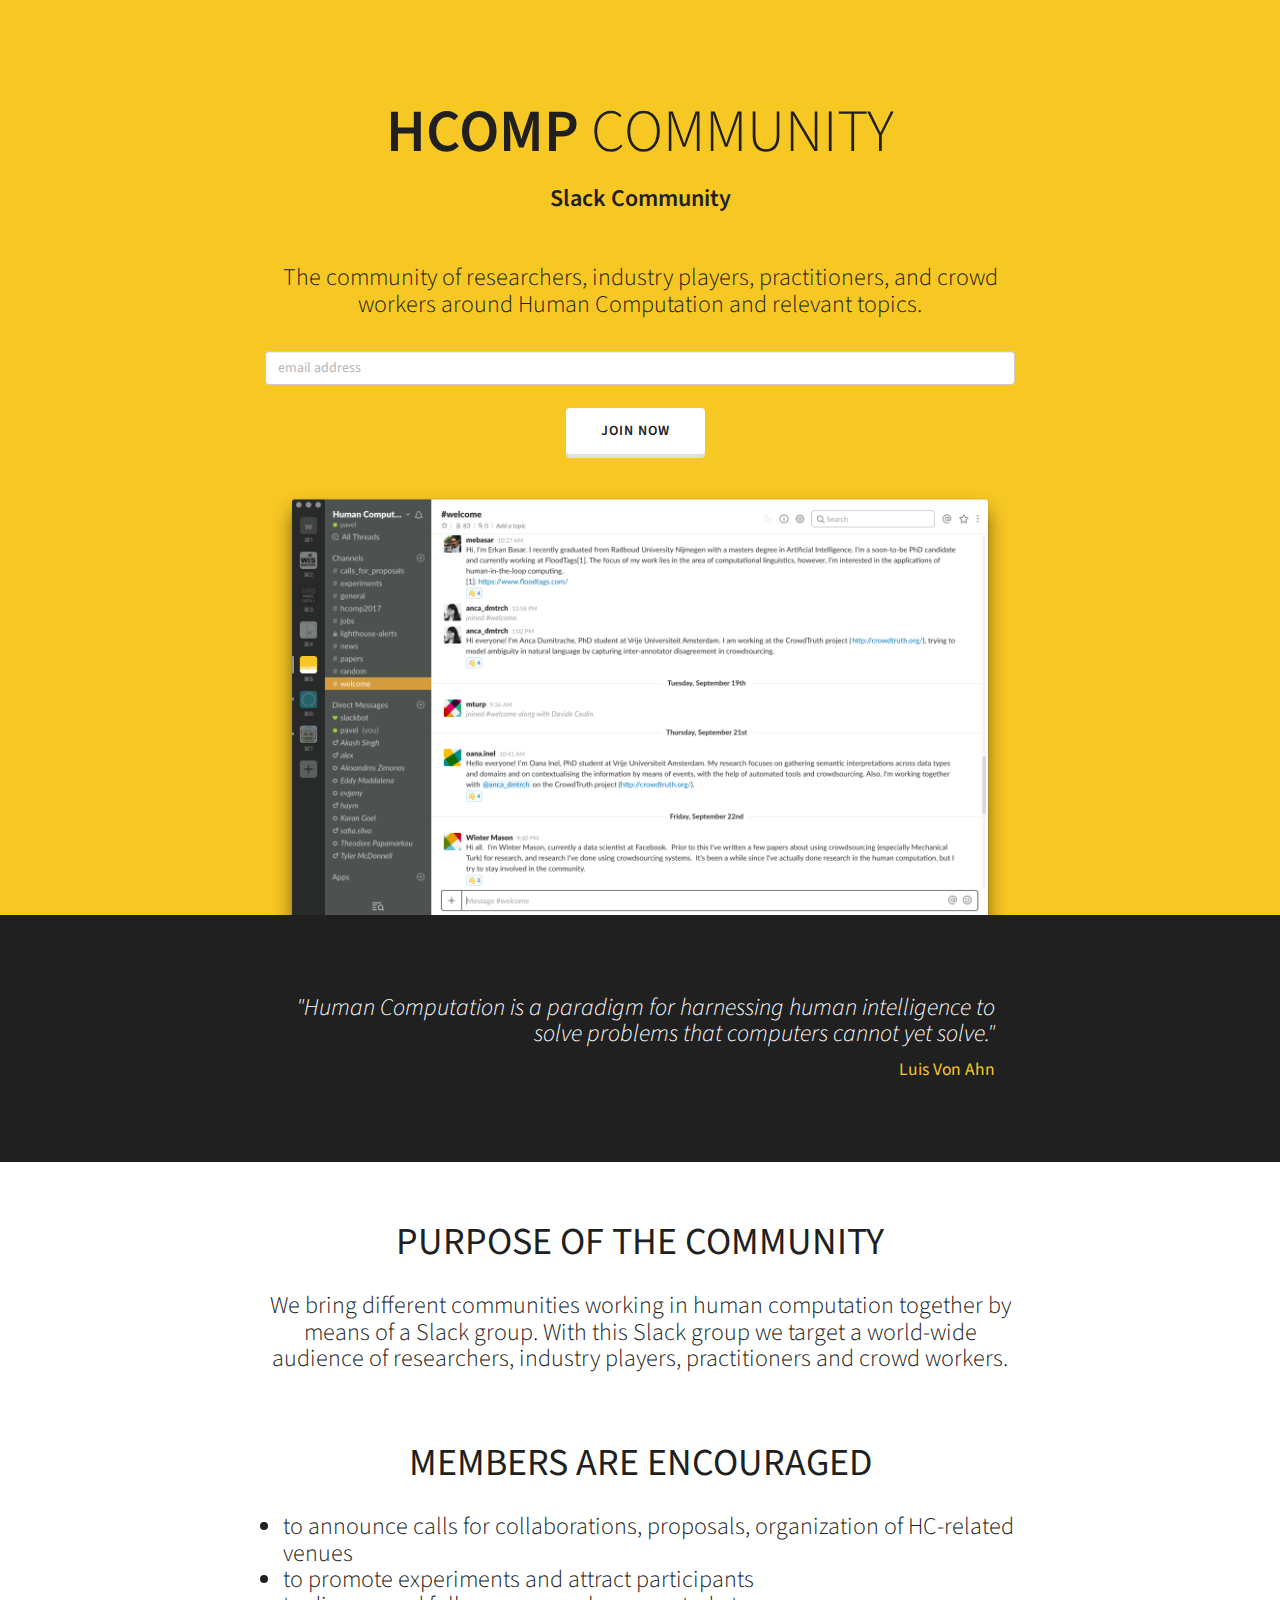
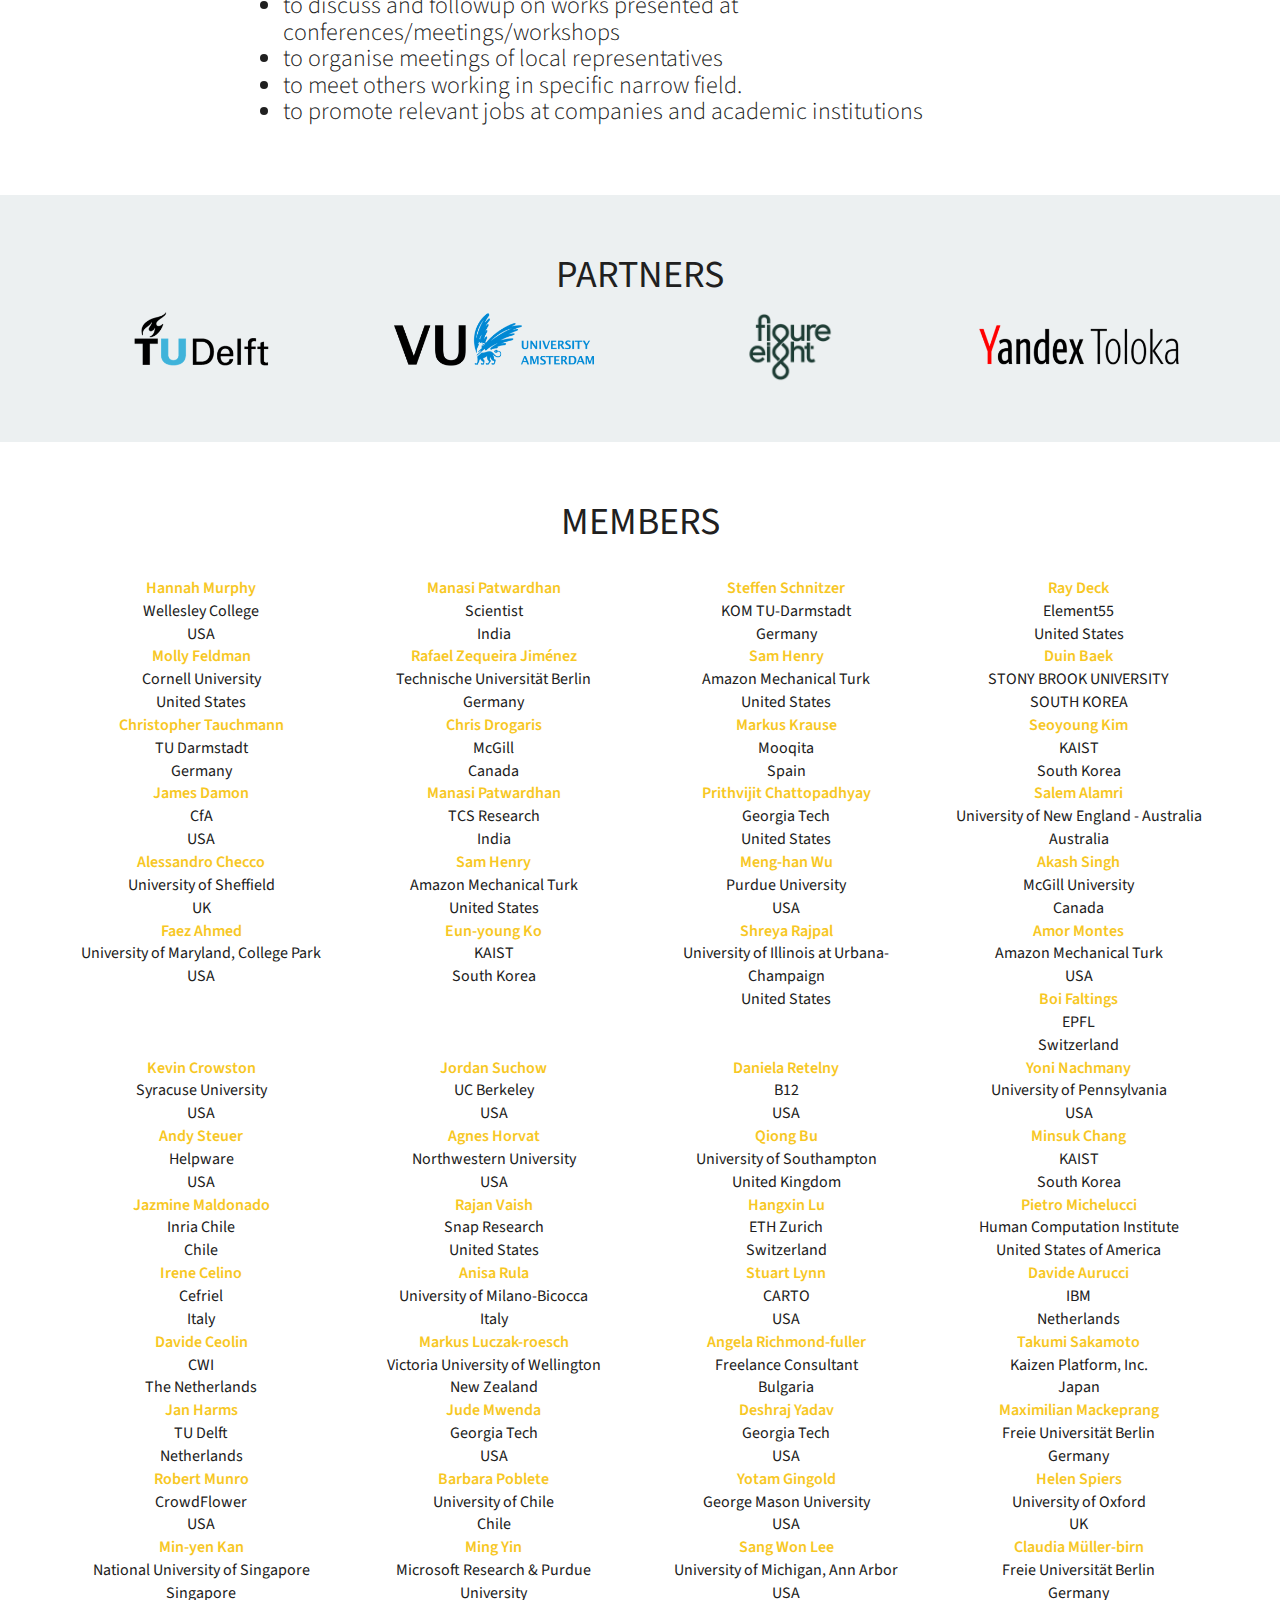
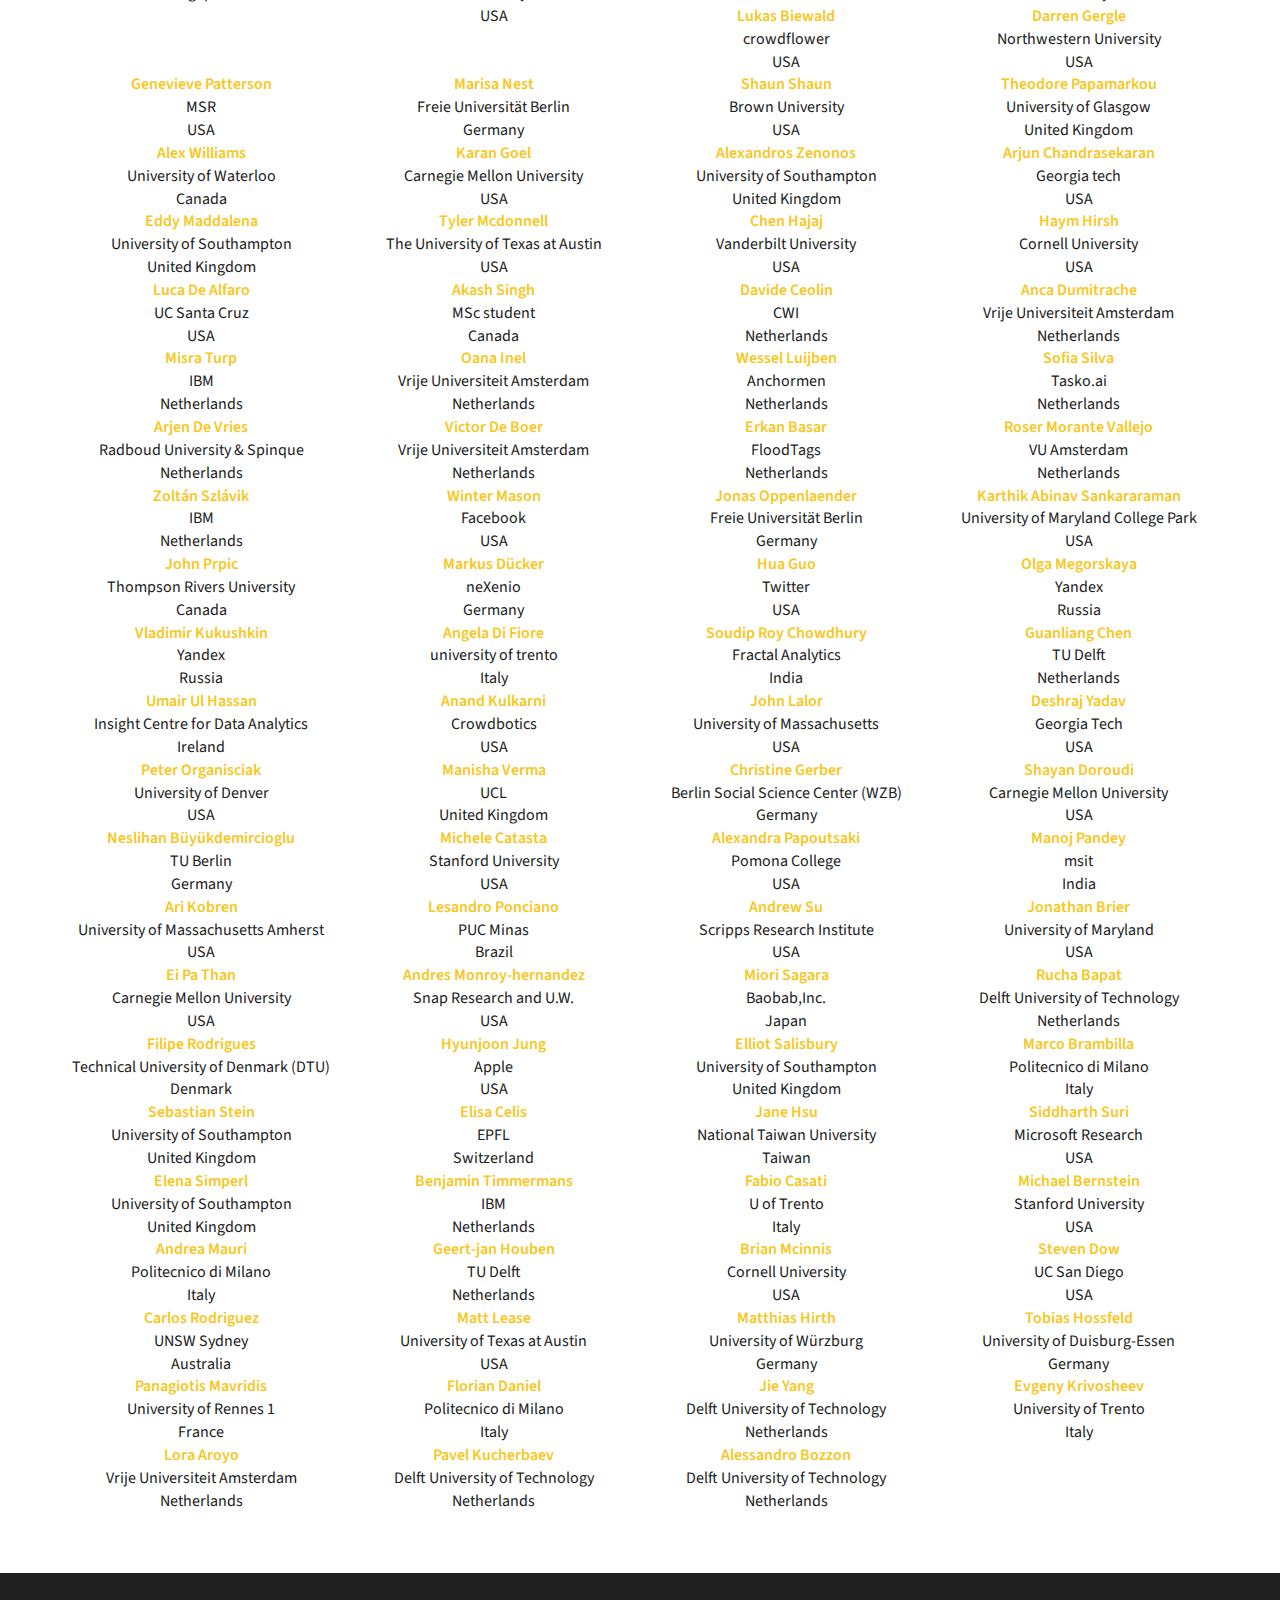
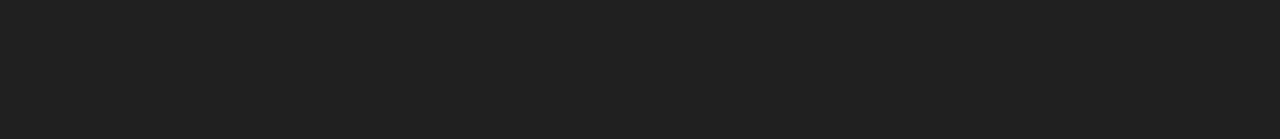
<file: index.html>
<!doctype html>
<html lang="en">

<head>
    <title>Human Computation Slack Community</title>
    <meta charset="utf-8">
    <meta name="description" content="Community of researchers, industry players, practitioners, and crowd workers around Human Computation and relevant topics.">
    <meta name="author" content="TU Delft, Pavel Kucherbaev">
    <meta name="viewport" content="width=device-width, initial-scale=1.0">
    <link rel="stylesheet" href="https://maxcdn.bootstrapcdn.com/bootstrap/3.3.7/css/bootstrap.min.css">
    <link rel="stylesheet" href="https://maxcdn.bootstrapcdn.com/font-awesome/4.7.0/css/font-awesome.min.css">
    <link rel="stylesheet" href="css/owl.carousel.css">
    <link rel="stylesheet" href="css/style-yellow.css">
    <link rel="stylesheet" href="css/custom.css">
    <link rel="shortcut icon" href="img/ico/32.png" sizes="32x32" type="image/png">
    <link rel="apple-touch-icon" href="img/ico/60.png" type="image/png">
    <link rel="apple-touch-icon" sizes="72x72" href="img/ico/72.png" type="image/png">
    <link rel="apple-touch-icon" sizes="120x120" href="img/ico/120.png" type="image/png">
    <link rel="apple-touch-icon" sizes="152x152" href="img/ico/152.png" type="image/png">
    <script type="text/javascript" src="js/modernizr.min.js"></script>
    <script src="https://www.google.com/recaptcha/api.js"></script>

    <!--[if lt IE 9]>
    <script src="https://oss.maxcdn.com/libs/html5shiv/3.7.0/html5shiv.js"></script>
    <script src="https://oss.maxcdn.com/libs/respond.js/1.4.2/respond.min.js"></script>
     <![endif]-->


</head>

<body id="home">
    <div id="wrap">
        <section class="text-center bg-shop">
            <div class="center-box">
                <div class="container">
                    <div class="row">
                        <div class="col-xs-12 col-sm-8 col-sm-offset-2">
                            <div class="hero-unit ">
                                <h1 class="title"><b>HCOMP</b> COMMUNITY</h1>
                                <h3><b>Slack Community</b></h3>
                                <br/>
                                <h3>
                            The community of researchers, industry players, practitioners, and crowd workers around Human Computation and relevant topics.
                        </h3>
                                <br/>
                                <div>
                                    <input type="text" id="sign-up-email" class="form-control" aria-label="Text input with dropdown button" placeholder="email address">
                                    <br/>
                                    <button type="button" class="btn white btn-secondary"  id="sign-up-button" data-toggle="dropdown" aria-haspopup="true"  data-callback='onSubmit'  aria-expanded="false">
                                        JOIN NOW
                                    </button>
                                    <p id="sign-up-message"></p>
                                </div>
                                <!--a class="btn white" href="https://hcomp.typeform.com/to/jqssgm" target="_blank">JOIN NOW</a-->
                            </div>
                        </div>
                    </div>
                    <div class="row">
                        <div class="col-xs-12 col-sm-8 col-sm-offset-2">
                            <img class="screenshot" src="img/screenshot-09-26.png" />
                        </div>
                    </div>
                </div>
            </div>
        </section>
        <section id="start" class=" bg-dark   padding-top-bottom text-center  white-text">
            <div class="container">
                <div class="row">
                    <div class="col-xs-12 col-sm-8 col-sm-offset-2">
                        <blockquote class="blockquote-reverse">
                            <h3><i>"Human Computation is a paradigm for harnessing human intelligence to solve problems that computers cannot yet solve."</i></h3>
                            <p><a href="https://www.cs.cmu.edu/~biglou/" target="_blank">Luis Von Ahn</a></p>
                        </blockquote>
                    </div>
                </div>
            </div>
        </section>
        <section class="padding-top-bottom text-center">
            <div class="container">
                <div class="row header">
                    <div class="col-xs-12 col-sm-8 col-sm-offset-2">
                        <h2>Purpose of the community</h2>
                    </div>
                </div>
                <div class="row">
                    <div class="col-xs-12 col-sm-8 col-sm-offset-2">
                        <h3>We bring different communities working in human computation together by means of a Slack group. With this Slack group we target a world-wide audience of researchers, industry players, practitioners and crowd workers.</h3>
                    </div>
                </div>
            </div>
        </section>
        <section class="padding-bottom">
            <div class="container">
                <div class="row header">
                    <div class="col-xs-12 col-sm-8 col-sm-offset-2">
                        <h2>Members are encouraged</h2>
                    </div>
                </div>
                <div class="row">
                    <div class="col-xs-12 col-sm-8 col-sm-offset-2">
                        <h3>
            <ul>
                <li>to announce calls for collaborations, proposals, organization of HC-related venues</li>
                <li>to promote experiments and attract participants</li>
                <li>to discuss and followup on works presented at conferences/meetings/workshops</li>
                <li>to organise meetings of local representatives</li>
                <li>to meet others working in specific narrow field.</li>
                <li>to promote relevant jobs at companies and academic institutions</li>
            </ul>
        </h3>
                    </div>
                </div>
            </div>
        </section>
        <section id="requirements" class="padding-top-bottom bg-clouds text-center">
            <div class="container">
                <div class="row header">
                    <div class="col-xs-12 col-sm-8 col-sm-offset-2">
                        <h2>Partners</h2>
                    </div>
                </div>
                <div class="row partners">
                    <div class="col-sm-12 col-md-3">
                        <a href="https://www.tudelft.nl/en/" target="_blank">
        <img src="img/logo/tudelft200.png" alt="#">
    </a>
                    </div>
                    <div class="col-sm-12 col-md-3">
                        <a href="https://www.vu.nl/en/" target="_blank">
        <img src="img/logo/vu200.png" alt="#" >
        </a>
                    </div>
                    <div class="col-sm-12 col-md-3">
                        <a href="https://www.appen.com" target="_blank">
        <img src="img/logo/figure_eight200.png" alt="#" >
        </a>
                    </div>
                    <div class="col-sm-12 col-md-3">
                        <a href="http://toloka.yandex.com" target="_blank">
        <img src="img/logo/yandex200.png" alt="#" >
        </a>
                    </div>
                </div>
            </div>
        </section>
        <section id="requirements" class="padding-top-bottom text-center">
            <div class="container">
                <div class="row header">
                    <div class="col-xs-12 col-sm-8 col-sm-offset-2">
                        <h2>Members</h2>
                        <br/>
                    </div>
                </div>
                <div class="row members">
                </div>
            </div>
        </section>
        <div class="cta-1 bg-dark padding-top-bottom text-center white-text">
            <div class="container-fluid anima scale-in">
                <span>Have a question to the community curator?</span>
                <a class="btn" href="mailto:hcomp.community@gmail.com">Send email</a>
                <a class="btn" href="http://www.codesign.io/board/cnHA3x" target="_blank">Website feedback</a>
            </div>
        </div>
    </div>
    <!-- Core scrips -->
    <script type="text/javascript" src="https://ajax.googleapis.com/ajax/libs/jquery/2.1.1/jquery.min.js"></script>
    <script type="text/javascript" src="https://maxcdn.bootstrapcdn.com/bootstrap/3.3.7/js/bootstrap.min.js"></script>
    <script type="text/javascript" src="js/min/waypoints.min.js"></script>
    <script type="text/javascript" src="js/core.js"></script>
    <script type="text/javascript" src="js/menu-overlay.js"></script>
    <script type="text/javascript" src="js/placeholders.min.js"></script>
    <!-- end core scripts -->
    <!-- sliders -->
    <script type="text/javascript" src="js/owl.carousel.min.js"></script>
    <script type="text/javascript" src="js/jquery.waitforimages.min.js"></script>
    <script type="text/javascript" src="js/sliders.js"></script>
    <script type="text/javascript" src="js/jquery.counterup.min.js"></script>
    <script type="text/javascript" src="js/numbers.js"></script>
    <script type="text/javascript" src="js/contact.js"></script>
    <script type="text/javascript" src="js/parallax.js"></script>
    <script type="text/javascript" src="js/members.js"></script>
    <script type="text/javascript" src="js/signup.js"></script>
    <script>
    (function(i, s, o, g, r, a, m) {
        i['GoogleAnalyticsObject'] = r;
        i[r] = i[r] || function() {
            (i[r].q = i[r].q || []).push(arguments)
        }, i[r].l = 1 * new Date();
        a = s.createElement(o),
            m = s.getElementsByTagName(o)[0];
        a.async = 1;
        a.src = g;
        m.parentNode.insertBefore(a, m)
    })(window, document, 'script', 'https://www.google-analytics.com/analytics.js', 'ga');

    ga('create', 'UA-102452126-1', 'auto');
    ga('send', 'pageview');
    </script>
</body>

</html>
</file>
<file: css/style-yellow.css>
@import url(https://fonts.googleapis.com/css?family=Source+Sans+Pro:200,300,400,600);
html * {
  -moz-osx-font-smoothing: grayscale;
  -webkit-font-smoothing: antialiased;
}
html,
body {
  font-family: 'Source Sans Pro', sans-serif;
  font-weight: 400;
  color: #202020;
  font-size: 16px;
  position: relative;
  right: 0;
}
body {
  background-color: #ffffff;
}
h1,
h2,
h3,
h4,
h5,
h6,
.h1,
.h2,
.h3,
.h4,
.h5,
.h6 {
  font-weight: 300;
}
b,
strong {
  font-weight: 600;
}
hr {
  border-top: 1px solid #b6b6b6;
}
ul,
ol {
  padding-left: 18px;
}
ol li {
  padding-left: 5px;
}
a {
  color: #f7c723;
  text-decoration: none;
  font-weight: 400;
  -webkit-transition: all 0.3s;
  -moz-transition: all 0.3s;
  -o-transition: all 0.3s;
  transition: all 0.3s;
}
a:hover {
  color: #dfae08;
  text-decoration: none;
}
a:focus {
  text-decoration: none;
  outline: none;
}
p {
  border: 0;
  font-size: 100%;
  font: inherit;
  line-height: 24px;
  margin-bottom: 15px;
}
::selection {
  background: #f9d454;
}
.lead {
  font-weight: 400;
  font-style: italic;
  color: #A0A0A0;
}
.color {
  background-color: #f7c723;
}
.bg-shop {
  background-color: #f7c723;
}
/*================================
=            Sections            =
================================*/
section {
  position: relative;
  overflow: hidden;
}
.header {
  text-align: center;
}
.header h2 {
  font-size: 38px;
  font-weight: 400;
  display: block;
  margin-top: 0;
  text-transform: uppercase;
}
.header p {
  font-size: 21px;
  line-height: 28px;
  font-weight: 300;
  margin-bottom: 60px;
}
/*-----  End of Sections  ------*/
.padding-top {
  padding-top: 60px;
}
.padding-bottom {
  padding-bottom: 60px;
}
.padding-top-bottom {
  padding-top: 60px;
  padding-bottom: 60px;
}
.nopadding {
  margin: 0 !important;
  padding: 0 !important;
}
.color-text {
  color: #f7c723;
}
.white-text {
  color: #FFF!important;
}
/*================================
=            Half box            =
================================*/
.half-box-left {
  max-width: 555px;
  float: right;
  height: inherit;
  padding-right: 30px;
}
@media (max-width: 1200px) {
  .half-box-left {
    max-width: 455px;
    padding-right: 30px;
  }
}
@media (max-width: 992px) {
  .half-box-left {
    max-width: 345px;
    padding-right: 15px;
  }
}
@media (max-width: 767px) {
  .half-box-left {
    max-width: 100%;
  }
}
.half-box-right {
  max-width: 555px;
  float: left;
  height: inherit;
  padding-left: 40px;
}
@media (max-width: 1200px) {
  .half-box-right {
    max-width: 455px;
    padding-left: 40px;
  }
}
@media (max-width: 992px) {
  .half-box-right {
    max-width: 345px;
    padding-left: 30px;
  }
}
@media (max-width: 767px) {
  .half-box-right {
    max-width: 100%;
  }
}
/*-----  End of Half box  ------*/
/* center module */
.m-center {
  display: table;
  width: 100%;
}
.m-center .center-box {
  display: table-cell;
  vertical-align: middle;
  margin-top: 0;
  margin-bottom: 0;
  float: none;
  z-index: 60;
}
.m-center > div > div {
  position: relative;
}
/*=======================================
=            Center vertical            =
=======================================*/
.center-vertical {
  display: table;
  height: inherit;
}
.center-vertical .center-vertical-box {
  display: table-cell;
  vertical-align: middle;
  margin-top: 0;
  margin-bottom: 0;
  float: none;
  z-index: 60;
  height: inherit;
}
/*-----  End of Center vertical  ------*/
/*===============================
=            Spinner            =
===============================*/
.spinner {
  margin: 0 auto;
  width: 70px;
  text-align: center;
}
.spinner > div {
  width: 18px;
  height: 18px;
  background-color: rgba(255, 255, 255, 0.5);
  border-radius: 100%;
  display: inline-block;
  -webkit-animation: bouncedelay 1.4s infinite ease-in-out;
  animation: bouncedelay 1.4s infinite ease-in-out;
  /* Prevent first frame from flickering when animation starts */
  -webkit-animation-fill-mode: both;
  animation-fill-mode: both;
}
.spinner .bounce1 {
  -webkit-animation-delay: -0.32s;
  animation-delay: -0.32s;
}
.spinner .bounce2 {
  -webkit-animation-delay: -0.16s;
  animation-delay: -0.16s;
}
@-webkit-keyframes bouncedelay {
  0%,
  80%,
  100% {
    -webkit-transform: scale(0);
  }
  40% {
    -webkit-transform: scale(1);
  }
}
@keyframes bouncedelay {
  0%,
  80%,
  100% {
    transform: scale(0);
    -webkit-transform: scale(0);
  }
  40% {
    transform: scale(1);
    -webkit-transform: scale(1);
  }
}
/*-----  End of Spinner  ------*/
/*=====================================
=            Form elements            =
=====================================*/
.myform {
  padding-top: 5px;
}
.myform .form-group label {
  display: none;
}
.myform .no-placeholder .form-group label {
  display: block;
}
.myform .no-placeholder .controls {
  margin-top: 0;
}
.myform .form-group {
  margin-bottom: 30px;
}
.myform .btn {
  margin: 0;
}
.myform .form-control {
  display: inline;
  background: transparent;
  line-height: 32px;
  border: none;
  color: #202020;
  border-radius: 4px;
  outline: none;
  height: 50px;
  font-size: 16px;
  font-weight: 400;
  vertical-align: top;
  border: 2px solid #b6b6b6;
  box-shadow: none;
  /*  ios gradiet fix */
  -webkit-appearance: none;
}
.myform .form-control:focus {
  outline: none;
  border: 2px solid #f7c723;
}
.myform .controls {
  position: relative;
}
.myform textarea.form-control {
  height: auto;
  max-width: 100%;
  min-width: 100%;
  font-size: 16px;
  font-weight: 400;
  line-height: 32px;
  padding-top: 8px;
  vertical-align: top;
}
.myform .inputError,
.myform .myform textarea.form-control.inputError {
  outline: none;
  border: 2px solid #f05557;
}
.myform .error-message {
  position: absolute;
  top: 9px;
  right: 15px;
  font-size: 16px;
  line-height: 32px;
  font-weight: 400;
  color: #f05557;
  /*z-index:10;*/
}
.myform .no-placeholder .error-message {
  top: 0;
}
.checkbox,
.radio {
  margin-bottom: 12px;
  padding-left: 32px;
  position: relative;
  -webkit-transition: color 0.25s linear;
  transition: color 0.25s linear;
  font-size: 14px;
  line-height: 1.5;
}
label.show {
  display: block;
  text-decoration: none;
}
input[type=radio],
input[type=checkbox] {
  margin: 4px 7px 0 0;
  line-height: normal;
  font-size: 21px;
  text-align: center;
}
form p {
  margin-top: 29px;
}
.form-control::-moz-placeholder {
  color: #b6b6b6;
}
.form-control:-ms-input-placeholder {
  color: #b6b6b6;
}
.form-control::-webkit-input-placeholder {
  color: #b6b6b6;
}
#alert-order,
#alert-contact {
  display: none;
}
/*-----  End of Form elements  ------*/
/*========================================
=            Scroll animation            =
========================================*/
.anima.fade-in {
  opacity: 0;
  -webkit-transition: opacity 0.5s ease-out;
  transition: opacity 0.5s ease-out;
}
.anima.fade-in.in {
  opacity: 1;
}
.anima.scale-in {
  opacity: 0;
  -webkit-transform: scale(0.5);
  -moz-transform: scale(0.5);
  -ms-transform: scale(0.5);
  transform: scale(0.5);
  -webkit-transition: -webkit-transform 0.6s cubic-bezier(0.17, 0.89, 0.67, 1.57), opacity 0.6s ease-out;
  transition: transform 0.6s cubic-bezier(0.17, 0.89, 0.67, 1.57), opacity 0.6s ease-out;
}
.anima.scale-in.in {
  opacity: 1;
  -webkit-transform: scale(1);
  -moz-transform: scale(1);
  -ms-transform: scale(1);
  transform: scale(1);
}
.anima.fade-right {
  opacity: 0;
  -webkit-transform: translateX(-60px);
  -moz-transform: translateX(-60px);
  -ms-transform: translateX(-60px);
  transform: translateX(-60px);
  -webkit-transition: -webkit-transform 0.5s ease-out, opacity 0.5s ease-out;
  transition: transform 0.5s ease-out, opacity 0.5s ease-out;
}
.anima.fade-right.in {
  opacity: 1;
  -webkit-transform: translateX(0px);
  -moz-transform: translateX(0px);
  -ms-transform: translateX(0px);
  transform: translateX(0px);
}
.anima.fade-left {
  opacity: 0;
  -webkit-transform: translateX(60px);
  -moz-transform: translateX(60px);
  -ms-transform: translateX(60px);
  transform: translateX(60px);
  -webkit-transition: -webkit-transform 0.5s ease-out, opacity 0.5s ease-out;
  transition: transform 0.5s ease-out, opacity 0.5s ease-out;
}
.anima.fade-left.in {
  opacity: 1;
  -webkit-transform: translateX(0px);
  -moz-transform: translateX(0px);
  -ms-transform: translateX(0px);
  transform: translateX(0px);
}
.anima.fade-up {
  opacity: 0;
  -webkit-transform: translateY(60px);
  -moz-transform: translateY(60px);
  -ms-transform: translateY(60px);
  transform: translateY(60px);
  -webkit-transition: -webkit-transform 0.5s ease-out, opacity 0.5s ease-in;
  transition: transform 0.5s ease-out, opacity 0.5s ease-in-out;
}
.anima.fade-up.in {
  opacity: 1;
  -webkit-transform: translateY(0px);
  -moz-transform: translateY(0px);
  -ms-transform: translateY(0px);
  transform: translateY(0px);
}
.anima.fade-down {
  opacity: 0;
  -webkit-transform: translateY(-60px);
  -moz-transform: translateY(-60px);
  -ms-transform: translateY(-60px);
  transform: translateY(-60px);
  -webkit-transition: -webkit-transform 0.5s ease-out, opacity 0.5s ease-in;
  transition: transform 0.5s ease-out, opacity 0.5s ease-in-out;
}
.anima.fade-down.in {
  opacity: 1;
  -webkit-transform: translateY(0px);
  -moz-transform: translateY(0px);
  -ms-transform: translateY(0px);
  transform: translateY(0px);
}
.anima.d1 {
  transition-delay: .3s;
}
.anima.d2 {
  transition-delay: .6s;
}
.anima.d3 {
  transition-delay: .9s;
}
.anima.d4 {
  transition-delay: 1.2s;
}
.touch .anima.fade-in {
  opacity: 1;
}
.touch .anima.scale-in {
  opacity: 1;
  -webkit-transform: scale(1);
  -moz-transform: scale(1);
  -ms-transform: scale(1);
  transform: scale(1);
}
.touch .anima.fade-right {
  opacity: 1;
  -webkit-transform: translateX(0px);
  -moz-transform: translateX(0px);
  -ms-transform: translateX(0px);
  transform: translateX(0px);
}
.touch .anima.fade-left {
  opacity: 1;
  -webkit-transform: translateX(0px);
  -moz-transform: translateX(0px);
  -ms-transform: translateX(0px);
  transform: translateX(0px);
}
.touch .anima.fade-up {
  opacity: 1;
  -webkit-transform: translateY(0px);
  -moz-transform: translateY(0px);
  -ms-transform: translateY(0px);
  transform: translateY(0px);
}
.touch .anima.fade-down {
  opacity: 1;
  -webkit-transform: translateY(0px);
  -moz-transform: translateY(0px);
  -ms-transform: translateY(0px);
  transform: translateY(0px);
}
/*-----  End of Scroll animation  ------*/
/*====================================
=            Menu overlay            =
====================================*/
.menu-open {
  overflow: hidden;
}
#menu-link {
  position: fixed;
  top: 18px;
  height: 50px;
  width: 50px;
  z-index: 200;
  border-radius: 50%;
  right: 5%;
  background-color: #202020;
}
#menu-link.is-clicked {
  background-color: #f7c723;
  color: #202020;
}
#menu-link .menu-icon {
  display: inline-block;
  position: absolute;
  left: 50%;
  top: 50%;
  bottom: auto;
  right: auto;
  width: 18px;
  height: 2px;
  background-color: #ffffff;
  -webkit-transform: translate(-50%, -50%);
  -moz-transform: translate(-50%, -50%);
  -ms-transform: translate(-50%, -50%);
  -o-transform: translate(-50%, -50%);
  transform: translate(-50%, -50%);
}
#menu-link:hover .menu-icon {
  background-color: #f7c723;
}
#menu-link .menu-icon::before,
#menu-link .menu-icon::after {
  content: '';
  width: 100%;
  height: 100%;
  position: absolute;
  background-color: inherit;
  left: 0;
  -webkit-backface-visibility: hidden;
  backface-visibility: hidden;
  -webkit-transform: translateZ(0);
  -moz-transform: translateZ(0);
  -ms-transform: translateZ(0);
  -o-transform: translateZ(0);
  transform: translateZ(0);
  -webkit-transition: transform 0.3s;
  -moz-transition: transform 0.3s;
  -o-transition: transform 0.3s;
  transition: transform 0.3s;
}
#menu-link .menu-icon::before {
  -webkit-transform: rotate(0deg);
  -moz-transform: rotate(0deg);
  -ms-transform: rotate(0deg);
  -o-transform: rotate(0deg);
  transform: rotate(0deg);
  -webkit-transform: translateY(-6px);
  -moz-transform: translateY(-6px);
  -ms-transform: translateY(-6px);
  -o-transform: translateY(-6px);
  transform: translateY(-6px);
}
#menu-link .menu-icon::after {
  -webkit-transform: rotate(0deg);
  -moz-transform: rotate(0deg);
  -ms-transform: rotate(0deg);
  -o-transform: rotate(0deg);
  transform: rotate(0deg);
  -webkit-transform: translateY(6px);
  -moz-transform: translateY(6px);
  -ms-transform: translateY(6px);
  -o-transform: translateY(6px);
  transform: translateY(6px);
}
#menu-link.is-clicked .menu-icon {
  background-color: rgba(255, 255, 255, 0);
}
#menu-link.is-clicked .menu-icon::before,
#menu-link.is-clicked .menu-icon::after {
  background-color: #ffffff;
  -webkit-transition: transform 0.3s;
  -moz-transition: transform 0.3s;
  -o-transition: transform 0.3s;
  transition: transform 0.3s;
}
#menu-link.is-clicked .menu-icon::before {
  background-color: #202020;
  -webkit-transform: translateY(0);
  -moz-transform: translateY(0);
  -ms-transform: translateY(0);
  -o-transform: translateY(0);
  transform: translateY(0);
  -webkit-transform: rotate(45deg);
  -moz-transform: rotate(45deg);
  -ms-transform: rotate(45deg);
  -o-transform: rotate(45deg);
  transform: rotate(45deg);
}
#menu-link.is-clicked .menu-icon::after {
  background-color: #202020;
  -webkit-transform: translateY(0);
  -moz-transform: translateY(0);
  -ms-transform: translateY(0);
  -o-transform: translateY(0);
  transform: translateY(0);
  -webkit-transform: rotate(-45deg);
  -moz-transform: rotate(-45deg);
  -ms-transform: rotate(-45deg);
  -o-transform: rotate(-45deg);
  transform: rotate(-45deg);
}
/*end*/
.overlay {
  position: fixed;
  background: #000000;
  top: 0;
  right: 0;
  width: 0;
  height: 100%;
  opacity: 0;
  visibility: hidden;
  -webkit-transition: all 0.35s ease-in-out;
  -moz-transition: all 0.35s ease-in-out;
  -o-transition: all 0.35s ease-in-out;
  transition: all 0.35s ease-in-out;
  overflow: hidden;
  z-index: 100;
}
.overlay.open {
  opacity: .9;
  visibility: visible;
  width: 100%;
  overflow: hidden;
}
.overlay nav {
  position: relative;
  height: 60%;
  top: 50%;
  -webkit-transform: translateY(-50%);
  -moz-transform: translateY(-50%);
  -ms-transform: translateY(-50%);
  -o-transform: translateY(-50%);
  transform: translateY(-50%);
  font-size: 32px;
  font-weight: 400;
  text-align: center;
}
.overlay nav ul {
  list-style: none;
  padding: 0;
  margin: 0 auto;
  display: inline-block;
  position: relative;
  height: 100%;
}
.overlay nav ul li {
  display: block;
  height: 20%;
  height: -webkit-calc(14.28571429%);
  height: calc(14.28571429%);
  min-height: 32px;
  position: relative;
}
.overlay nav ul li a {
  display: block;
  position: relative;
  color: #ffffff;
  overflow: hidden;
}
.overlay nav ul li a:hover {
  text-decoration: none;
}
.overlay nav ul li a:after {
  content: '';
  position: absolute;
  bottom: 0;
  left: 0;
  -webkit-transform: translateX(-105%);
  -ms-transform: translateX(-105%);
  transform: translateX(-105%);
  height: 3px;
  width: 100%;
  background: #f7c723;
  -webkit-transition: all 0.35s ease;
  -moz-transition: all 0.35s ease;
  -o-transition: all 0.35s ease;
  transition: all 0.35s ease;
}
.overlay nav ul li a:hover:after {
  -webkit-transform: translateX(0%);
  -ms-transform: translateX(0%);
  transform: translateX(0%);
}
/*=====  End of Menu overlay  ======*/
/*===============================
=            Buttons            =
===============================*/
.btn {
  position: relative;
  border: none;
  font-size: 14px;
  font-weight: 600;
  line-height: 46px;
  letter-spacing: 1px;
  border-radius: 4px;
  padding: 0 35px;
  margin: 0 10px 15px 0;
  color: #202020;
  background: #f7c723;
  -webkit-font-smoothing: subpixel-antialiased;
  -webkit-transition: none;
  -moz-transition: none;
  -o-transition: none;
  transition: none;
  -webkit-box-shadow: 0 4px 0 #dfae08;
  -moz-box-shadow: 0 4px 0 #dfae08;
  box-shadow: 0 4px 0 #dfae08;
}
.btn:hover,
.btn:focus {
  outline: none;
  top: 4px;
  -webkit-box-shadow: none;
  -moz-box-shadow: none;
  box-shadow: none;
}
.btn:active,
.btn.active {
  outline: none;
  -webkit-box-shadow: none;
  -moz-box-shadow: none;
  box-shadow: none;
}
.btn i.fa {
  padding-right: 10px;
}
.btn b {
  font-size: 26px;
  line-height: 48px;
  vertical-align: bottom;
  padding: 0 10px 0 0;
}
.btn span {
  font-weight: 700;
  font-size: 24px;
  margin: 0;
  vertical-align: middle;
  display: inline-block;
  padding: 0 0 5px 5px;
}
.btn.white {
  background: #FFF;
  box-shadow: none;
  color: #202020;
  text-decoration: none;
  -webkit-box-shadow: 0 4px 0 #e0e0e0;
  -moz-box-shadow: 0 4px 0 #e0e0e0;
  box-shadow: 0 4px 0 #e0e0e0;
}
.btn.white:hover,
.btn.white:focus {
  color: #202020;
  top: 4px;
  text-decoration: none;
  -webkit-box-shadow: none;
  -moz-box-shadow: none;
  box-shadow: none;
}
.btn.dark {
  background: #202020;
  box-shadow: none;
  color: #fff;
  text-decoration: none;
  -webkit-box-shadow: 0 4px 0 #000000;
  -moz-box-shadow: 0 4px 0 #000000;
  box-shadow: 0 4px 0 #000000;
}
.btn.dark:hover,
.btn.dark:focus {
  color: #fff;
  top: 4px;
  text-decoration: none;
  -webkit-box-shadow: none;
  -moz-box-shadow: none;
  box-shadow: none;
}
/*-----  End of Buttons  ------*/
/*===============================
=            Socials            =
===============================*/
.social-links-2 {
  list-style: none;
  margin: 0;
  padding: 0;
}
.social-links-2 li {
  display: inline-block;
  margin: 0 3px;
  box-shadow: none;
  -webkit-transition: all 0.3s ease-out;
  -moz-transition: all 0.3s ease-out;
  -o-transition: all 0.3s ease-out;
  transition: all 0.3s ease-out;
}
.social-links-2 li a {
  background: transparent;
  display: block;
  color: #ccc;
  font-size: 16px;
  width: 40px;
  height: 40px;
  line-height: 40px;
  text-align: center;
  border-radius: 50%;
  -webkit-transition: all 0.3s ease-out;
  -moz-transition: all 0.3s ease-out;
  -o-transition: all 0.3s ease-out;
  transition: all 0.3s ease-out;
}
.social-links-2 li a:hover {
  color: #202020;
  background: #f7c723;
  text-decoration: none;
  border-color: #f7c723;
}
/*-----  End of Socials  ------*/
/*============================
=            Hero            =
============================*/
#hero {
  height: 550px;
}
#hero .hero-unit {
  text-align: center;
  padding: 0;
  margin: 0;
  background-color: transparent;
}
#hero .hero-unit h1 {
  font-size: 70px;
  font-weight: 200;
  margin-top: 70px;
}
#hero .hero-start-link,
#hero .hero-start-link:focus {
  position: absolute;
  left: 50%;
  bottom: 0;
  margin-left: -19px;
  margin-bottom: 15px !important;
  display: block;
  width: 40px;
  height: 40px;
  border: 2px solid #202020;
  border-radius: 50%;
  line-height: 36px;
  text-align: center;
  font-size: 28px;
  color: #ffffff;
  background-color: #202020;
}
#hero .hero-start-link:hover,
#hero .hero-start-link:focus:hover {
  color: #f7c723;
  text-decoration: none;
}
#hero .img-hero {
  background-image: url('../img/mockup4.png');
  background-repeat: no-repeat;
  background-position: center top !important;
  text-align: center;
  padding-top: 100px;
  height: 400px;
}
@media (max-width: 767px) {
  #hero .img-hero {
    margin-top: 30px;
  }
}
/*-----  End of Hero  ------*/
/*================================
=            Contents            =
================================*/
.content-1 .white-box {
  background-color: rgba(255, 255, 255, 0.85);
  padding: 50px;
}
.content-1 h2 {
  margin: 0 0 20px 0;
}
.content-1 .btn {
  margin-top: 20px;
  margin-bottom: 0;
}
.bg-image-2 {
  background: #f7c723 url(../img/mockup5.png) no-repeat center center;
  background-size: cover;
}
@media (max-width: 767px) {
  .bg-image-2 {
    background: #f7c723 url(../img/mockup5.png) no-repeat 20% center;
  }
}
blockquote,
.blockquote-reverse {
  padding-top: 0;
  padding-bottom: 0;
  border-color: #202020;
}
/*-----  End of Contents  ------*/
/*======================================
=            Call to action            =
======================================*/
.cta-1 span {
  margin: 0;
  font-size: 26px;
  vertical-align: middle;
  display: inline-block;
  padding: 0 0 5px 5px;
}
.cta-1 .btn {
  margin: 0 0 0 30px;
}
@media (max-width: 768px) {
  .cta-1 span {
    display: block;
  }
  .cta-1 .btn {
    margin: 30px 0 0;
  }
}
/*-----  End of Call to action  ------*/
/*================================
=            Features            =
================================*/
.features-1 article {
  margin: 0px 0px 60px 0px;
  padding: 0px 10px;
}
.features-1 article .fa {
  font-size: 32px;
  color: #f7c723;
}
.features-1 article h3 {
  font-size: 17px;
  font-weight: 700;
  display: block;
  margin: 12px 0px 13px 0px;
}
.features-1 article p {
  font-size: 15px;
  color: #b6b6b6;
}
.features-1 article .zoom-img {
  border-radius: 50%;
  width: 180px;
  z-index: 1;
  margin-bottom: 25px;
  border: 6px solid #f7c723;
  -webkit-transform: scale(1);
  -moz-transform: scale(1);
  -ms-transform: scale(1);
  -o-transform: scale(1);
  transform: scale(1);
  -webkit-transition: all 0.15s ease-out 0s;
  -moz-transition: all 0.15s ease-out 0s;
  -o-transition: all 0.15s ease-out 0s;
  transition: all 0.15s ease-out 0s;
  -webkit-box-shadow: 0px 4px 9px 0px rgba(0, 0, 0, 0.4);
  -moz-box-shadow: 0px 4px 9px 0px rgba(0, 0, 0, 0.4);
  box-shadow: 0px 4px 9px 0px rgba(0, 0, 0, 0.4);
}
.features-1 article .zoom-img:hover {
  -webkit-transform: scale(1.5);
  -moz-transform: scale(1.5);
  -ms-transform: scale(1.5);
  -o-transform: scale(1.5);
  transform: scale(1.5);
  -webkit-transition: all 0.15s ease-out 0s;
  -moz-transition: all 0.15s ease-out 0s;
  -o-transition: all 0.15s ease-out 0s;
  transition: all 0.15s ease-out 0s;
}
/*-----  End of Features  ------*/
/*==============================
=            Footer            =
==============================*/
.footer-1 {
  background-color: #1d2023;
  padding: 80px 0 70px 0;
  color: #b6b6b6;
  overflow: visible;
}
.footer-1 .copyright-text {
  margin: 10px 0 0 0;
  float: left;
}
.footer-1 .back-to-top {
  width: 52px;
  height: 52px;
  line-height: 45px;
  margin: -78px auto 26px;
  display: block;
  font-size: 28px;
  text-align: center;
  background: #f7c723;
  color: #fff;
  border-radius: 26px;
  position: relative;
  top: -30px;
}
.footer-1 .back-to-top:hover {
  color: #202020;
}
@media (max-width: 600px) {
  .footer-1 .copyright-text {
    padding-bottom: 15px;
  }
  .footer-1 .copyright-text,
  .footer-1 .social-links-2 {
    float: none!important;
    text-align: center;
  }
}
/*-----  End of Footer   ------*/
/*====================================
=            Modal window            =
====================================*/
#product-modal .modal-header {
  padding: 0;
}
.modal .modal-header {
  border-bottom: none;
  border-top-left-radius: 6px;
  border-top-right-radius: 6px;
}
.modal .modal-header h2 {
  margin-top: 10px;
}
.modal .modal-header img {
  border-top-left-radius: 6px;
  border-top-right-radius: 6px;
}
.modal .modal-body {
  padding-bottom: 0;
}
.modal .modal-body h3 {
  margin: 0;
}
.modal .modal-footer {
  border: 0;
}
.modal form p {
  margin: 0;
}
.modal .form-group {
  margin-bottom: 15px;
}
.close-modal {
  position: absolute;
  top: 18px;
  height: 50px;
  width: 50px;
  z-index: 200;
  border-radius: 50%;
  right: 15px;
  background-color: #202020;
  -webkit-transition: all 0.2s ease-in-out;
  -moz-transition: all 0.2s ease-in-out;
  -o-transition: all 0.2s ease-in-out;
  transition: all 0.2s ease-in-out;
}
.close-modal:hover {
  background-color: #f7c723;
}
.close-modal:hover .menu-icon:after,
.close-modal:hover .menu-icon:before {
  background-color: #202020;
}
.close-modal .menu-icon {
  display: inline-block;
  position: absolute;
  left: 50%;
  top: 50%;
  bottom: auto;
  right: auto;
  width: 18px;
  height: 2px;
  background-color: rgba(255, 255, 255, 0);
  -webkit-transform: translate(-50%, -50%);
  -moz-transform: translate(-50%, -50%);
  -ms-transform: translate(-50%, -50%);
  -o-transform: translate(-50%, -50%);
  transform: translate(-50%, -50%);
}
.close-modal .menu-icon::before,
.close-modal .menu-icon::after {
  content: '';
  width: 100%;
  height: 100%;
  position: absolute;
  background-color: inherit;
  left: 0;
  -webkit-transform: translateZ(0);
  -moz-transform: translateZ(0);
  -ms-transform: translateZ(0);
  -o-transform: translateZ(0);
  transform: translateZ(0);
  -webkit-backface-visibility: hidden;
  backface-visibility: hidden;
  -webkit-transition: transform 0.3s;
  -moz-transition: transform 0.3s;
  -o-transition: transform 0.3s;
  transition: transform 0.3s;
}
.close-modal .menu-icon::before {
  background-color: #FFF;
  -webkit-transform: rotate(45deg);
  -moz-transform: rotate(45deg);
  -ms-transform: rotate(45deg);
  -o-transform: rotate(45deg);
  transform: rotate(45deg);
}
.close-modal .menu-icon::after {
  background-color: #FFF;
  -webkit-transform: rotate(-45deg);
  -moz-transform: rotate(-45deg);
  -ms-transform: rotate(-45deg);
  -o-transform: rotate(-45deg);
  transform: rotate(-45deg);
}
/*-----  End of Modal window  ------*/
/*===============================
=            Numbers            =
===============================*/
.numbers-1 h2 {
  font-size: 48px;
  font-weight: 600;
  color: #f7c723;
}
.numbers-1 h4 {
  font-weight: 600;
}
.numbers-1 .numbers-item {
  padding: 20px 0 30px 0;
}
/*-----  End of Numbers  ------*/
/*===================================
=               Sliders             =
===================================*/
.slider {
  background-color: #b6b6b6;
  height: 500px;
  padding: 0;
}
.slider .landing {
  position: absolute;
  top: 0;
  left: 0;
  z-index: 10001;
  width: 100%;
  height: 100%;
}
.slider .landing .spinner {
  position: absolute;
  top: 0;
  right: 0;
  bottom: 0;
  left: 0;
  margin: auto auto;
  width: 5em;
  height: 2em;
  text-align: center;
  -webkit-user-select: none;
  -moz-user-select: none;
  -ms-user-select: none;
  -o-user-select: none;
  user-select: none;
}
.slider .item {
  position: absolute;
  width: inherit;
  height: inherit;
  background-position: center center;
  -webkit-background-size: cover;
  -moz-background-size: cover;
  background-size: cover;
  background-repeat: no-repeat;
}
.owl-item {
  overflow: hidden;
}
.owl-carousel,
.owl-stage-outer,
.owl-stage,
.owl-item {
  height: inherit;
}
.owl-theme .owl-controls {
  text-align: center;
  -webkit-tap-highlight-color: transparent;
}
.owl-theme .owl-controls .owl-nav [class*='owl-'] {
  background: transparent;
  display: inline-block;
  color: #FFF;
  font-size: 25px;
  width: 48px;
  height: 48px;
  line-height: 48px;
  text-align: center;
  border-radius: 50%;
  -webkit-transition: all 0.3s ease-out;
  transition: all 0.3s ease-out;
  position: absolute;
}
.owl-theme .owl-controls .owl-nav [class*='owl-']:hover {
  background: rgba(255, 255, 255, 0.5);
  /*border: 2px solid #fff;*/
  /*color: white;*/
  text-decoration: none;
}
.owl-nav .fa {
  font-size: 33px;
  line-height: 48px;
  /* position: absolute; */
  /* width: 100%; */
  /* top: 10%; */
}
.owl-theme .owl-controls .owl-nav .owl-next {
  top: 45%;
  right: 20px;
}
.owl-theme .owl-controls .owl-nav .owl-prev {
  top: 45%;
  left: 20px;
}
.owl-theme .owl-dots {
  /*  margin-top: 55px;*/
}
.owl-theme .owl-controls .owl-nav .disabled {
  opacity: 0.5;
  cursor: default;
}
.owl-theme .owl-dots {
  position: absolute;
  bottom: 0px;
  margin: 0 auto;
  width: 100%;
}
.owl-theme .owl-dots .owl-dot {
  display: inline-block;
  zoom: 1;
  *display: inline;
}
.owl-theme .owl-dots .owl-dot span {
  width: 12px;
  height: 12px;
  margin: 5px 7px;
  background: #FFF;
  display: block;
  -webkit-backface-visibility: visible;
  -webkit-transition: opacity 200ms ease;
  -moz-transition: opacity 200ms ease;
  -ms-transition: opacity 200ms ease;
  -o-transition: opacity 200ms ease;
  transition: opacity 200ms ease;
  -webkit-border-radius: 30px;
  -moz-border-radius: 30px;
  border-radius: 30px;
  opacity: 0.5;
  filter: alpha(opacity=50);
}
.owl-theme .owl-dots .owl-dot.active span,
.owl-theme .owl-dots .owl-dot:hover span {
  background: #FFF;
  opacity: 1;
  filter: alpha(opacity=100);
}
/*-----  End of Slider  ------*/
.parallax-container {
  position: relative;
  overflow: hidden;
  height: 500px;
}
.parallax {
  position: absolute;
  top: 0;
  left: 0;
  right: 0;
  bottom: 0;
  z-index: -1;
}
.parallax img {
  display: none;
  position: absolute;
  left: 50%;
  bottom: 0;
  min-width: 100%;
  min-height: 100%;
  -webkit-transform: translate3d(0, 0, 0);
  transform: translate3d(0, 0, 0);
  transform: translateX(-50%);
}
.dark-overlay {
  position: absolute;
  top: 0px;
  left: 0px;
  width: 100%;
  height: 100%;
  opacity: .6;
  background-color: #000;
}
/*==============================
=            Colors            =
==============================*/
/*
ffffff
202020

yellow
F7C723
ECB709

purple
D486F7
C866F5

turquoise
2fe6ce
18C9B1
*/
.bg-white {
  background-color: #ffffff;
}
.bg-black {
  background-color: #000000;
}
.bg-dark {
  background-color: #202020;
}
.bg-turquoise {
  background-color: #1abc9c;
}
.bg-green-sea {
  background-color: #16a085;
}
.bg-emerland {
  background-color: #2ecc71;
}
.bg-nephritis {
  background-color: #27ae60;
}
.bg-peter-river {
  background-color: #3498db;
}
.bg-belize-hole {
  background-color: #2980b9;
}
.bg-amethyst {
  background-color: #9b59b6;
}
.bg-wisteria {
  background-color: #8e44ad;
}
.bg-wet-asphalt {
  background-color: #34495e;
}
.bg-midnight-blue {
  background-color: #2c3e50;
}
.bg-sun-flower {
  background-color: #f1c40f;
}
.bg-orange {
  background-color: #f39c12;
}
.bg-carrot {
  background-color: #e67e22;
}
.bg-pumpkin {
  background-color: #d35400;
}
.bg-alizarin {
  background-color: #e74c3c;
}
.bg-pomegranate {
  background-color: #c0392b;
}
.bg-clouds {
  background-color: #ecf0f1;
}
.bg-silver {
  background-color: #bdc3c7;
}
.bg-concrete {
  background-color: #95a5a6;
}
.bg-asbestos {
  background-color: #7f8c8d;
}
.bg-base {
  background-color: #34495e;
}
.bg-firm {
  background-color: #1abc9c;
}
.bg-success {
  background-color: #2ecc71;
}
.bg-danger {
  background-color: #e74c3c;
}
.bg-warning {
  background-color: #f1c40f;
}
.bg-info {
  background-color: #3498db;
}
/*-----  End of Colors  ------*/
</file>
<file: css/custom.css>
h1.title{
margin-top: 100px;
font-size: 60px
}
.partners img{
    max-width:90%;
    max-height:70px;
}
.screenshot{
    width:100%;
}

#start ul li{
    text-align:left;
}
.img-circle{
    border:2px solid #fff;
}

.partners img{
    max-width:200px;
    margin-top:5px;
}
</file>
